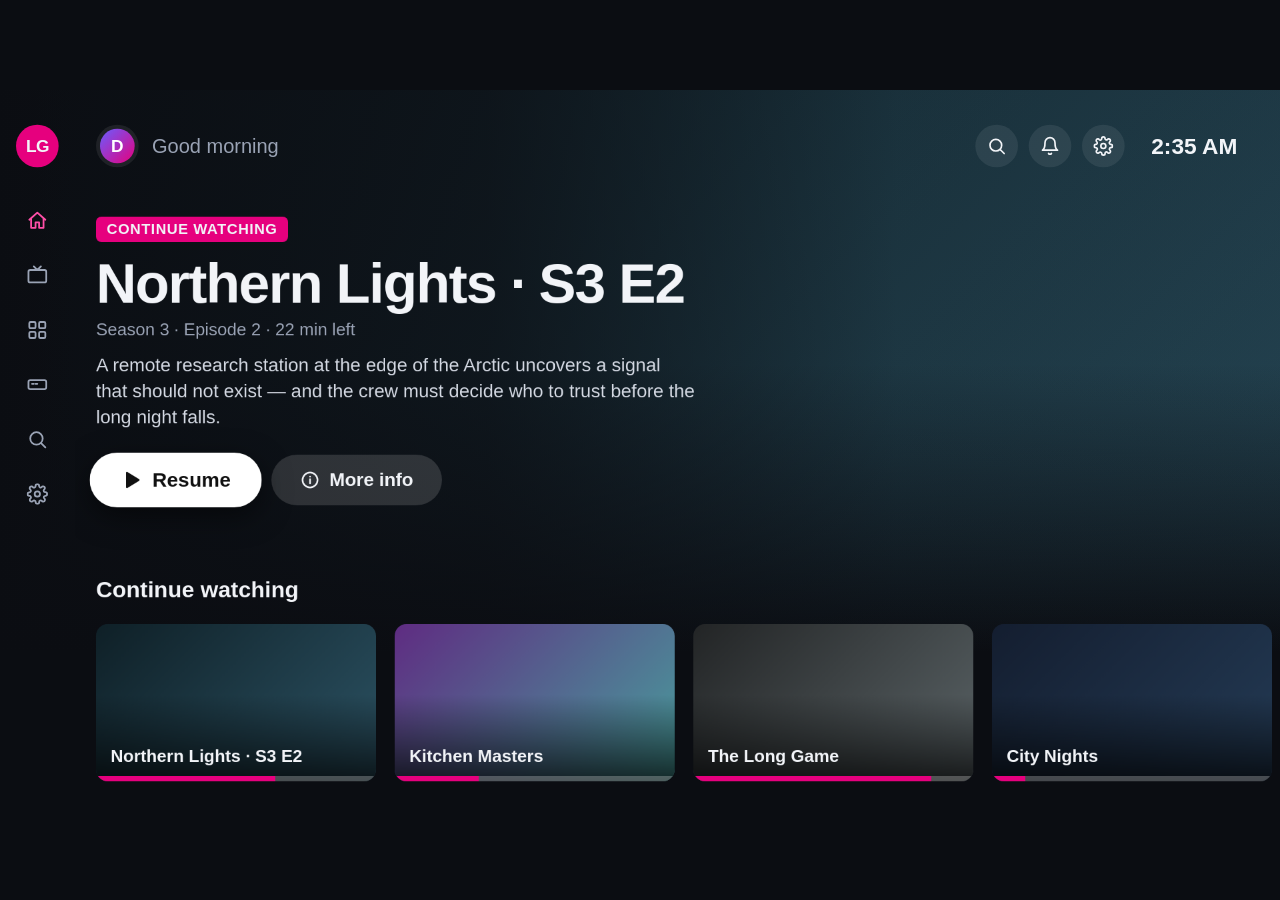
<file: index.html>
<!DOCTYPE html>
<html lang="en">
<head>
  <meta charset="utf-8">
  <meta name="viewport" content="width=1920, height=1080">
  <title>LG Project Home</title>
  <link rel="stylesheet" href="css/styles.css">
</head>
<body>
  <!-- Fixed 1920x1080 stage; scaled to fit the window by js/app.js -->
  <div id="stage">
    <div id="backdrop" class="backdrop"></div>

    <!-- Left navigation rail: collapsed to icons, expands while focused -->
    <nav id="rail" class="rail" aria-label="Main">
      <div class="rail__brand">
        <span class="rail__logo">LG</span>
        <span class="rail__label">Project</span>
      </div>
      <ul id="rail-items" class="rail__items"></ul>
    </nav>

    <!-- Top status bar -->
    <header class="topbar">
      <div class="topbar__greeting">
        <span id="greeting">Good evening</span>
        <span class="topbar__profile focusable" tabindex="-1" data-action="profile">
          <span class="avatar">D</span>
        </span>
      </div>
      <div class="topbar__right">
        <span class="topbar__btn focusable" tabindex="-1" data-action="search" data-icon="search"></span>
        <span class="topbar__btn focusable" tabindex="-1" data-action="notifications" data-icon="bell"></span>
        <span class="topbar__btn focusable" tabindex="-1" data-action="settings" data-icon="settings"></span>
        <time id="clock" class="topbar__clock">--:--</time>
      </div>
    </header>

    <main id="viewport" class="viewport" data-nav-clip>
      <div id="scroller" class="scroller">
        <!-- Hero: resume the last thing watched (no promoted content) -->
        <section class="hero" id="hero">
          <div class="hero__content">
            <span id="hero-tag" class="hero__tag"></span>
            <h1 id="hero-title" class="hero__title"></h1>
            <p id="hero-meta" class="hero__meta"></p>
            <p id="hero-desc" class="hero__desc"></p>
            <div class="hero__actions">
              <span class="btn btn--primary focusable" tabindex="-1" data-action="hero-play">
                <i data-icon="play"></i> Resume
              </span>
              <span class="btn focusable" tabindex="-1" data-action="hero-info">
                <i data-icon="info"></i> More info
              </span>
            </div>
          </div>
        </section>

        <!-- Content rows are rendered here -->
        <div id="rows"></div>
      </div>
    </main>

    <!-- Details modal -->
    <div id="modal" class="modal" hidden>
      <div class="modal__panel">
        <div id="modal-art" class="modal__art"></div>
        <div class="modal__body">
          <span id="modal-tag" class="hero__tag"></span>
          <h2 id="modal-title" class="modal__title"></h2>
          <p id="modal-meta" class="hero__meta"></p>
          <p id="modal-desc" class="modal__desc"></p>
          <div class="hero__actions">
            <span class="btn btn--primary focusable" tabindex="-1" data-action="modal-play">
              <i data-icon="play"></i> Play
            </span>
            <span class="btn focusable" tabindex="-1" data-action="modal-close">
              <i data-icon="back"></i> Back
            </span>
          </div>
        </div>
      </div>
    </div>

    <!-- Exit confirmation -->
    <div id="exit-dialog" class="modal" hidden>
      <div class="dialog">
        <h2>Exit the app?</h2>
        <div class="hero__actions">
          <span class="btn focusable" tabindex="-1" data-action="exit-cancel">Stay</span>
          <span class="btn btn--primary focusable" tabindex="-1" data-action="exit-confirm">Exit</span>
        </div>
      </div>
    </div>

    <div id="toast" class="toast" role="status"></div>
  </div>

  <script src="js/icons.js"></script>
  <script src="js/data.js"></script>
  <script src="js/navigation.js"></script>
  <script src="js/app.js"></script>
</body>
</html>
</file>
<file: css/styles.css>
/* ==========================================================================
   LG Project Home — webOS TV layout (1920x1080)
   Safe area: 64px horizontal / 48px vertical overscan margins.
   ========================================================================== */

:root {
  --bg: #0b0d12;
  --surface: #161a23;
  --surface-2: #1f2430;
  --text: #f2f4f8;
  --text-dim: #9aa3b5;
  --accent: #e6007e;          /* LG magenta */
  --accent-2: #ff4fa7;
  --focus: #ffffff;
  --rail-collapsed: 112px;
  --rail-expanded: 340px;
  --safe-x: 64px;
  --safe-y: 48px;
  --radius: 18px;
  --ease: cubic-bezier(.2, .8, .2, 1);
}

* { box-sizing: border-box; }

html, body {
  margin: 0;
  width: 100%;
  height: 100%;
  overflow: hidden;
  background: var(--bg);
  color: var(--text);
  font-family: "LG Smart UI", "Museo Sans", "Segoe UI", Roboto, Helvetica, Arial, sans-serif;
  -webkit-font-smoothing: antialiased;
  cursor: default;
}

#stage {
  position: absolute;
  top: 0;
  left: 0;
  width: 1920px;
  height: 1080px;
  overflow: hidden;
  transform-origin: 0 0;
  background: var(--bg);
}

svg { width: 1em; height: 1em; fill: none; stroke: currentColor; stroke-width: 2; stroke-linecap: round; stroke-linejoin: round; }

/* Ambient backdrop tinted from the item being resumed */
.backdrop {
  position: absolute;
  inset: 0;
  background: var(--hero-bg, linear-gradient(120deg, #2b1055, #7597de));
  transition: background .8s var(--ease), opacity .8s var(--ease);
}
.backdrop::after {
  content: "";
  position: absolute;
  inset: 0;
  background:
    linear-gradient(90deg, rgba(11,13,18,.96) 0%, rgba(11,13,18,.75) 38%, rgba(11,13,18,.15) 70%),
    linear-gradient(0deg, var(--bg) 22%, rgba(11,13,18,0) 62%);
}

/* ---------- Focus treatment (shared) ---------- */
.focusable { outline: none; transition: transform .2s var(--ease), box-shadow .2s var(--ease), background .2s var(--ease); }
.focusable.is-focused { z-index: 5; }

/* ---------- Left rail ---------- */
.rail {
  position: absolute;
  z-index: 20;
  top: 0;
  left: 0;
  bottom: 0;
  width: var(--rail-collapsed);
  padding: var(--safe-y) 20px;
  background: linear-gradient(90deg, rgba(11,13,18,.92), rgba(11,13,18,0));
  transition: width .25s var(--ease), background .25s var(--ease);
  overflow: hidden;
}
.rail.is-open {
  width: var(--rail-expanded);
  background: linear-gradient(90deg, rgba(11,13,18,.98) 70%, rgba(11,13,18,.6));
  box-shadow: 30px 0 60px rgba(0,0,0,.5);
}
.rail__brand { display: flex; align-items: center; gap: 16px; height: 72px; margin-bottom: 40px; padding-left: 4px; }
.rail__logo {
  flex: none;
  display: grid;
  place-items: center;
  width: 64px;
  height: 64px;
  border-radius: 50%;
  background: var(--accent);
  font-weight: 800;
  font-size: 26px;
  letter-spacing: -1px;
}
.rail__label, .rail__item span {
  font-size: 28px;
  white-space: nowrap;
  opacity: 0;
  transition: opacity .2s var(--ease);
}
.rail.is-open .rail__label, .rail.is-open .rail__item span { opacity: 1; }
.rail__label { font-weight: 700; }
.rail__items { list-style: none; margin: 0; padding: 0; display: flex; flex-direction: column; gap: 10px; }
.rail__item {
  display: flex;
  align-items: center;
  gap: 24px;
  height: 72px;
  padding: 0 20px;
  border-radius: 36px;
  color: var(--text-dim);
}
.rail__item svg { flex: none; font-size: 32px; }
.rail__item.is-active { color: var(--text); }
.rail__item.is-active svg { color: var(--accent-2); }
.rail__item.is-focused { background: var(--focus); color: #111; }
.rail__item.is-focused svg { color: #111; }

/* ---------- Top bar ---------- */
.topbar {
  position: absolute;
  z-index: 10;
  top: var(--safe-y);
  left: calc(var(--rail-collapsed) + 32px);
  right: var(--safe-x);
  height: 72px;
  display: flex;
  align-items: center;
  justify-content: space-between;
}
/* Scrim behind the top bar once rows scroll underneath it */
.topbar::before {
  content: "";
  position: absolute;
  z-index: -1;
  top: calc(-1 * var(--safe-y));
  left: -32px;
  right: calc(-1 * var(--safe-x));
  height: 200px;
  background: linear-gradient(180deg, var(--bg) 55%, rgba(11,13,18,0));
  opacity: 0;
  transition: opacity .3s var(--ease);
}
.is-scrolled .topbar::before { opacity: 1; }
.topbar__greeting { display: flex; align-items: center; gap: 20px; font-size: 30px; color: var(--text-dim); }
.topbar__right { display: flex; align-items: center; gap: 16px; }
.topbar__btn, .topbar__profile {
  display: grid;
  place-items: center;
  width: 64px;
  height: 64px;
  border-radius: 50%;
  font-size: 30px;
  background: rgba(255,255,255,.08);
}
.topbar__profile { order: -1; }
.avatar {
  display: grid;
  place-items: center;
  width: 52px;
  height: 52px;
  border-radius: 50%;
  background: linear-gradient(135deg, #6a5cff, var(--accent));
  color: #fff;
  font-weight: 700;
  font-size: 26px;
}
.topbar__btn.is-focused, .topbar__profile.is-focused { background: var(--focus); color: #111; transform: scale(1.12); }
.topbar__clock { margin-left: 24px; font-size: 34px; font-weight: 600; font-variant-numeric: tabular-nums; }

/* ---------- Scrolling content ---------- */
.viewport {
  position: absolute;
  top: 0;
  left: var(--rail-collapsed);
  right: 0;
  bottom: 0;
  overflow: hidden;
}
.scroller { transition: transform .35s var(--ease); will-change: transform; }

/* ---------- Hero ---------- */
.hero {
  position: relative;
  height: 730px;
  padding: 190px var(--safe-x) 0 32px;
}
.hero__content { max-width: 900px; }
.hero__tag {
  display: inline-block;
  padding: 6px 16px;
  border-radius: 8px;
  background: var(--accent);
  font-size: 22px;
  font-weight: 700;
  letter-spacing: 1px;
  text-transform: uppercase;
}
.hero__title { margin: 20px 0 12px; font-size: 84px; line-height: 1; font-weight: 800; letter-spacing: -2px; }
.hero__meta { margin: 0 0 18px; font-size: 26px; color: var(--text-dim); }
.hero__desc {
  margin: 0 0 36px;
  font-size: 28px;
  line-height: 1.4;
  color: #d4d9e3;
  display: -webkit-box;
  -webkit-line-clamp: 3;
  -webkit-box-orient: vertical;
  overflow: hidden;
}
.hero__actions { display: flex; gap: 24px; }

.btn {
  display: inline-flex;
  align-items: center;
  gap: 14px;
  height: 76px;
  padding: 0 40px;
  border-radius: 38px;
  font-size: 28px;
  font-weight: 600;
  background: rgba(255,255,255,.14);
  border: 3px solid transparent;
}
.btn i { display: inline-flex; font-size: 30px; }
.btn--primary { background: rgba(230,0,126,.35); }
.btn.is-focused { background: var(--focus); color: #111; transform: scale(1.08); box-shadow: 0 12px 40px rgba(0,0,0,.5); }

/* ---------- Rows ---------- */
.row { padding: 0 0 48px 32px; }
.row__title { margin: 0 0 20px; font-size: 34px; font-weight: 700; }
.row__window { overflow: visible; }
.row__track { display: flex; gap: 28px; transition: transform .3s var(--ease); will-change: transform; padding: 12px 0; }

.card {
  position: relative;
  flex: none;
  border-radius: var(--radius);
  background: var(--surface);
  overflow: hidden;
}
.card.is-focused {
  transform: scale(1.1);
  box-shadow: 0 0 0 5px var(--focus), 0 20px 50px rgba(0,0,0,.6);
}

/* Poster (2:3) and landscape (16:9) content cards */
.card--poster { width: 240px; height: 360px; }
.card--wide { width: 420px; height: 236px; }
.card__art {
  position: absolute;
  inset: 0;
  display: flex;
  align-items: flex-end;
  padding: 22px;
  background: var(--art);
}
.card__art::after {
  content: "";
  position: absolute;
  inset: 0;
  background: linear-gradient(0deg, rgba(0,0,0,.75), rgba(0,0,0,0) 55%);
}
.card__title { position: relative; z-index: 1; font-size: 26px; font-weight: 700; line-height: 1.15; }
.card__progress { position: absolute; z-index: 1; left: 0; right: 0; bottom: 0; height: 8px; background: rgba(255,255,255,.25); }
.card__progress i { display: block; height: 100%; background: var(--accent); }

/* App tiles */
.card--app {
  width: 220px;
  height: 160px;
  display: flex;
  flex-direction: column;
  align-items: center;
  justify-content: center;
  gap: 14px;
  background: var(--art);
}
.card--app svg { font-size: 56px; }
.card--app .card__label { font-size: 24px; font-weight: 600; }

/* Input source tiles */
.card--input {
  width: 300px;
  height: 140px;
  display: flex;
  align-items: center;
  gap: 22px;
  padding: 0 28px;
  background: var(--surface-2);
}
.card--input svg { flex: none; font-size: 48px; color: var(--text-dim); }
.card--input .card__label { font-size: 28px; font-weight: 700; }
.card--input .card__sub { font-size: 20px; color: var(--text-dim); margin-top: 4px; }
.card--input .dot { position: absolute; top: 18px; right: 18px; width: 14px; height: 14px; border-radius: 50%; background: #3c4252; }
.card--input .dot.is-live { background: #2ecc71; box-shadow: 0 0 12px #2ecc71; }
.card--input.is-focused { background: var(--focus); color: #111; }
.card--input.is-focused svg, .card--input.is-focused .card__sub { color: #333; }

/* ---------- Modal / dialog ---------- */
.modal {
  position: absolute;
  z-index: 50;
  inset: 0;
  display: grid;
  place-items: center;
  background: rgba(5,6,10,.82);
  animation: fade .2s var(--ease);
}
.modal[hidden] { display: none; }
.modal__panel {
  display: grid;
  grid-template-columns: 560px 1fr;
  width: 1500px;
  height: 760px;
  border-radius: 28px;
  overflow: hidden;
  background: var(--surface);
  box-shadow: 0 40px 120px rgba(0,0,0,.7);
}
.modal__art { background: var(--art); }
.modal__body { padding: 72px 72px 0; }
.modal__title { margin: 20px 0 12px; font-size: 64px; line-height: 1.05; letter-spacing: -1px; }
.modal__desc { margin: 0 0 48px; font-size: 28px; line-height: 1.45; color: #d4d9e3; }
.dialog {
  padding: 64px 80px;
  border-radius: 28px;
  background: var(--surface);
  text-align: center;
}
.dialog h2 { margin: 0 0 40px; font-size: 48px; }

/* ---------- Toast ---------- */
.toast {
  position: absolute;
  z-index: 60;
  left: 50%;
  bottom: var(--safe-y);
  padding: 20px 40px;
  border-radius: 40px;
  background: rgba(31,36,48,.96);
  font-size: 28px;
  transform: translate(-50%, 160px);
  transition: transform .3s var(--ease);
}
.toast.is-visible { transform: translate(-50%, 0); }

@keyframes fade { from { opacity: 0; } to { opacity: 1; } }

/* Hide the system pointer feedback on non-focused items while using the D-pad */
body.dpad-mode { cursor: none; }
</file>
